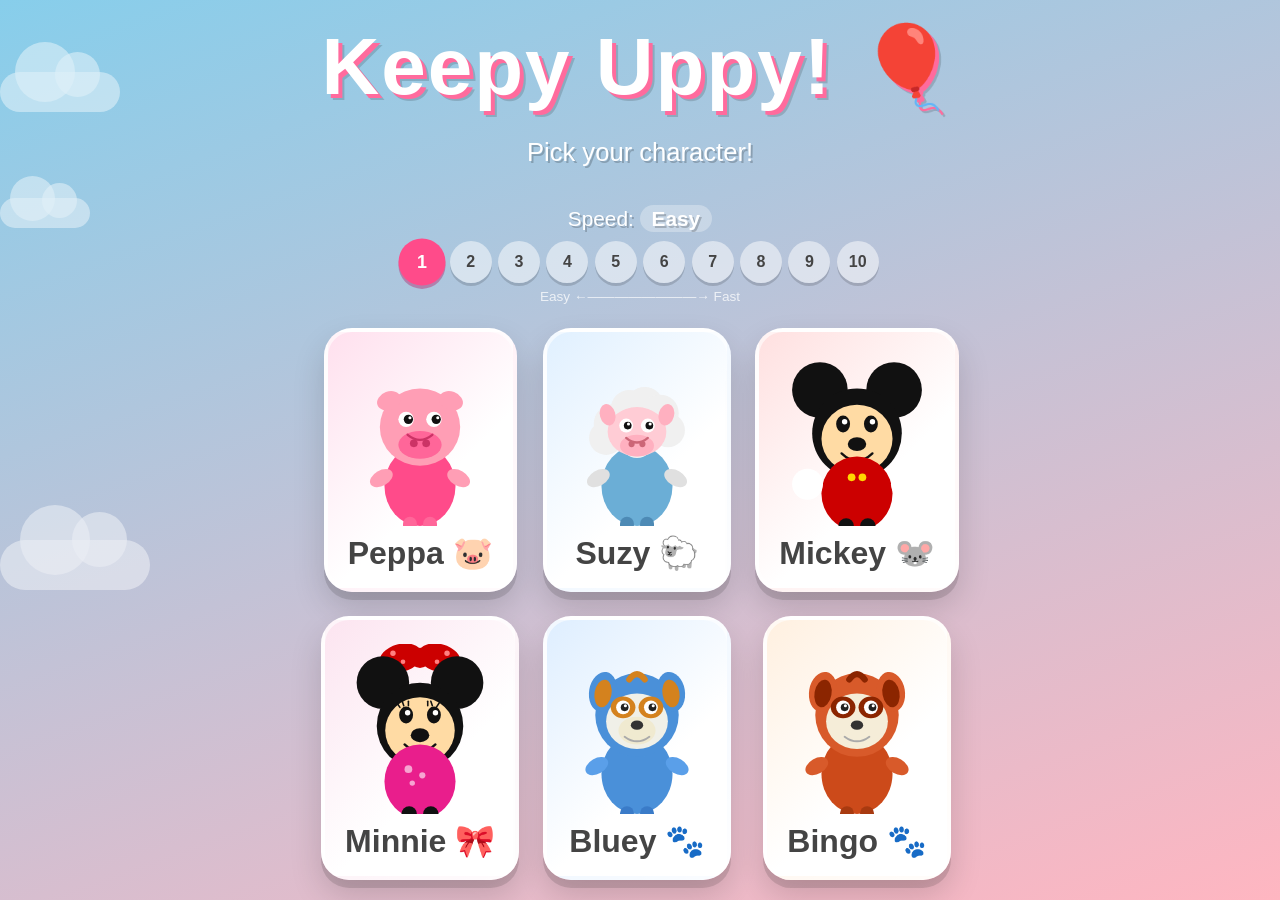
<file: index.html>
<!DOCTYPE html>
<html lang="en">
<head>
  <meta charset="UTF-8">
  <meta name="viewport" content="width=device-width, initial-scale=1.0">
  <title>Keepy Uppy!</title>
  <link rel="stylesheet" href="style.css">
  <style>
    .cloud { opacity: 0.7; }
    .c1 { width:120px;height:40px; top:8%;  animation-duration:28s; animation-delay:-4s;  }
    .c1::before { width:60px;height:60px; top:-30px; left:15px; }
    .c1::after  { width:45px;height:45px; top:-20px; left:55px; }
    .c2 { width:90px; height:30px; top:22%; animation-duration:38s; animation-delay:-14s; }
    .c2::before { width:45px;height:45px; top:-22px; left:10px; }
    .c2::after  { width:35px;height:35px; top:-15px; left:42px; }
    .c3 { width:150px;height:50px;top:60%; animation-duration:22s; animation-delay:-7s;  }
    .c3::before { width:70px;height:70px; top:-35px; left:20px; }
    .c3::after  { width:55px;height:55px; top:-28px; left:72px; }

    .characters {
      display: grid;
      grid-template-columns: repeat(3, auto);
      gap: clamp(0.6rem, 2vw, 1.5rem);
      justify-content: center;
      margin-bottom: 0;
    }

    .character-card:nth-child(1) .card-inner { background: linear-gradient(135deg, #ffe0ee 0%, #fff 60%); }
    .character-card:nth-child(2) .card-inner { background: linear-gradient(135deg, #e0f0ff 0%, #fff 60%); }
    .character-card:nth-child(3) .card-inner { background: linear-gradient(135deg, #ffe0e0 0%, #fff 60%); }
    .character-card:nth-child(4) .card-inner { background: linear-gradient(135deg, #fce4f0 0%, #fff 60%); }
    .character-card:nth-child(5) .card-inner { background: linear-gradient(135deg, #deeeff 0%, #fff 60%); }
    .character-card:nth-child(6) .card-inner { background: linear-gradient(135deg, #fff0e0 0%, #fff 60%); }

    /* Level picker */
    .level-picker {
      margin-bottom: 1.5rem;
      text-align: center;
    }
    .level-label {
      font-size: clamp(1rem, 2.5vw, 1.3rem);
      color: #fff;
      text-shadow: 2px 2px 0 rgba(0,0,0,0.2);
      margin-bottom: 0.6rem;
    }
    .level-label span {
      font-weight: bold;
      background: rgba(255,255,255,0.3);
      border-radius: 20px;
      padding: 2px 12px;
    }
    .level-buttons {
      display: flex;
      gap: 0.4rem;
      justify-content: center;
      flex-wrap: wrap;
    }
    .level-btn {
      width: 42px;
      height: 42px;
      border: none;
      border-radius: 50%;
      font-family: 'Comic Sans MS', cursive, sans-serif;
      font-size: 1rem;
      font-weight: bold;
      cursor: pointer;
      background: rgba(255,255,255,0.5);
      color: #444;
      box-shadow: 0 3px 0 rgba(0,0,0,0.15);
      transition: transform 0.12s, background 0.15s;
    }
    .level-btn:hover { transform: scale(1.18); }
    .level-btn.active {
      background: #FF4B8A;
      color: #fff;
      box-shadow: 0 3px 0 rgba(180,0,80,0.35);
      transform: scale(1.12);
    }
    .level-hint {
      font-size: 0.85rem;
      color: rgba(255,255,255,0.75);
      margin-top: 0.4rem;
    }
  </style>
</head>
<body>

  <div class="clouds">
    <div class="cloud c1"></div>
    <div class="cloud c2"></div>
    <div class="cloud c3"></div>
  </div>

  <div class="content">
    <h1>Keepy Uppy! 🎈</h1>
    <p class="subtitle">Pick your character!</p>

    <!-- Level picker -->
    <div class="level-picker">
      <p class="level-label">Speed: <span id="level-name">Easy</span></p>
      <div class="level-buttons">
        <button class="level-btn active" data-level="1">1</button>
        <button class="level-btn" data-level="2">2</button>
        <button class="level-btn" data-level="3">3</button>
        <button class="level-btn" data-level="4">4</button>
        <button class="level-btn" data-level="5">5</button>
        <button class="level-btn" data-level="6">6</button>
        <button class="level-btn" data-level="7">7</button>
        <button class="level-btn" data-level="8">8</button>
        <button class="level-btn" data-level="9">9</button>
        <button class="level-btn" data-level="10">10</button>
      </div>
      <p class="level-hint">Easy ←————————→ Fast</p>
    </div>

    <div class="characters">

      <!-- Peppa -->
      <a class="character-card" data-character="peppa" href="game.html?character=peppa&level=1" aria-label="Play as Peppa">
        <div class="card-inner">
          <svg width="140" height="170" viewBox="0 0 180 220" xmlns="http://www.w3.org/2000/svg">
            <ellipse cx="90" cy="168" rx="46" ry="52" fill="#FF4B8A"/>
            <ellipse cx="40" cy="158" rx="16" ry="10" fill="#FF9EB5" transform="rotate(-30 40 158)"/>
            <ellipse cx="140" cy="158" rx="16" ry="10" fill="#FF9EB5" transform="rotate(30 140 158)"/>
            <rect x="68" y="208" width="18" height="26" rx="9" fill="#FF6699"/>
            <rect x="94" y="208" width="18" height="26" rx="9" fill="#FF6699"/>
            <ellipse cx="77" cy="232" rx="13" ry="8" fill="#222"/>
            <ellipse cx="103" cy="232" rx="13" ry="8" fill="#222"/>
            <ellipse cx="90" cy="92" rx="52" ry="50" fill="#FF9EB5"/>
            <ellipse cx="90" cy="115" rx="28" ry="18" fill="#FF6699"/>
            <circle cx="82" cy="113" r="5" fill="#CC3366"/>
            <circle cx="98" cy="113" r="5" fill="#CC3366"/>
            <circle cx="72" cy="82" r="10" fill="#fff"/>
            <circle cx="108" cy="82" r="10" fill="#fff"/>
            <circle cx="75" cy="82" r="6" fill="#111"/>
            <circle cx="111" cy="82" r="6" fill="#111"/>
            <circle cx="77" cy="80" r="2" fill="#fff"/>
            <circle cx="113" cy="80" r="2" fill="#fff"/>
            <ellipse cx="50" cy="58" rx="16" ry="12" fill="#FF9EB5" transform="rotate(-20 50 58)"/>
            <ellipse cx="130" cy="58" rx="16" ry="12" fill="#FF9EB5" transform="rotate(20 130 58)"/>
            <path d="M74 102 Q90 115 106 102" stroke="#CC3366" stroke-width="3" fill="none" stroke-linecap="round"/>
          </svg>
          <span class="card-name">Peppa 🐷</span>
        </div>
      </a>

      <!-- Suzy Sheep -->
      <a class="character-card" data-character="suzy" href="game.html?character=suzy&level=1" aria-label="Play as Suzy Sheep">
        <div class="card-inner">
          <svg width="140" height="170" viewBox="0 0 180 220" xmlns="http://www.w3.org/2000/svg">
            <ellipse cx="90" cy="168" rx="46" ry="52" fill="#6BAED6"/>
            <ellipse cx="40" cy="158" rx="16" ry="10" fill="#e0e0e0" transform="rotate(-30 40 158)"/>
            <ellipse cx="140" cy="158" rx="16" ry="10" fill="#e0e0e0" transform="rotate(30 140 158)"/>
            <rect x="68" y="208" width="18" height="26" rx="9" fill="#4d8ab5"/>
            <rect x="94" y="208" width="18" height="26" rx="9" fill="#4d8ab5"/>
            <ellipse cx="77" cy="232" rx="13" ry="8" fill="#222"/>
            <ellipse cx="103" cy="232" rx="13" ry="8" fill="#222"/>
            <circle cx="60" cy="88" r="26" fill="#f0f0f0"/>
            <circle cx="80" cy="68" r="24" fill="#f0f0f0"/>
            <circle cx="100" cy="64" r="24" fill="#f0f0f0"/>
            <circle cx="120" cy="74" r="24" fill="#f0f0f0"/>
            <circle cx="130" cy="96" r="22" fill="#f0f0f0"/>
            <circle cx="50" cy="106" r="22" fill="#f0f0f0"/>
            <circle cx="90" cy="110" r="22" fill="#f0f0f0"/>
            <ellipse cx="90" cy="98" rx="38" ry="32" fill="#FFCCD5"/>
            <ellipse cx="90" cy="116" rx="22" ry="14" fill="#FFB0C0"/>
            <circle cx="83" cy="114" r="4" fill="#CC6677"/>
            <circle cx="97" cy="114" r="4" fill="#CC6677"/>
            <circle cx="76" cy="90" r="9" fill="#fff"/>
            <circle cx="104" cy="90" r="9" fill="#fff"/>
            <circle cx="78" cy="90" r="5" fill="#111"/>
            <circle cx="106" cy="90" r="5" fill="#111"/>
            <circle cx="79" cy="88" r="2" fill="#fff"/>
            <circle cx="107" cy="88" r="2" fill="#fff"/>
            <ellipse cx="52" cy="76" rx="10" ry="14" fill="#FFB0C0" transform="rotate(-15 52 76)"/>
            <ellipse cx="128" cy="76" rx="10" ry="14" fill="#FFB0C0" transform="rotate(15 128 76)"/>
            <path d="M76 106 Q90 118 104 106" stroke="#CC6677" stroke-width="3" fill="none" stroke-linecap="round"/>
          </svg>
          <span class="card-name">Suzy 🐑</span>
        </div>
      </a>

      <!-- Mickey Mouse -->
      <a class="character-card" data-character="mickey" href="game.html?character=mickey&level=1" aria-label="Play as Mickey Mouse">
        <div class="card-inner">
          <svg width="140" height="170" viewBox="0 0 180 220" xmlns="http://www.w3.org/2000/svg">
            <circle cx="42" cy="44" r="36" fill="#111"/>
            <circle cx="138" cy="44" r="36" fill="#111"/>
            <circle cx="90" cy="100" r="58" fill="#111"/>
            <ellipse cx="90" cy="107" rx="46" ry="44" fill="#FFDBA4"/>
            <ellipse cx="72" cy="88" rx="9" ry="11" fill="#111"/>
            <ellipse cx="108" cy="88" rx="9" ry="11" fill="#111"/>
            <circle cx="74" cy="85" r="3.5" fill="#fff"/>
            <circle cx="110" cy="85" r="3.5" fill="#fff"/>
            <ellipse cx="90" cy="114" rx="12" ry="9" fill="#111"/>
            <path d="M70 126 Q90 145 110 126" stroke="#111" stroke-width="3" fill="none" stroke-linecap="round"/>
            <ellipse cx="90" cy="178" rx="46" ry="48" fill="#CC0000"/>
            <circle cx="83" cy="157" r="5" fill="#FFD700"/>
            <circle cx="97" cy="157" r="5" fill="#FFD700"/>
            <circle cx="26" cy="166" r="20" fill="#fff"/>
            <circle cx="154" cy="166" r="20" fill="#fff"/>
            <rect x="66" y="210" width="20" height="28" rx="10" fill="#111"/>
            <rect x="94" y="210" width="20" height="28" rx="10" fill="#111"/>
            <ellipse cx="76" cy="234" rx="18" ry="11" fill="#FFD700"/>
            <ellipse cx="104" cy="234" rx="18" ry="11" fill="#FFD700"/>
          </svg>
          <span class="card-name">Mickey 🐭</span>
        </div>
      </a>

      <!-- Minnie Mouse -->
      <a class="character-card" data-character="minnie" href="game.html?character=minnie&level=1" aria-label="Play as Minnie Mouse">
        <div class="card-inner">
          <svg width="140" height="170" viewBox="0 0 180 220" xmlns="http://www.w3.org/2000/svg">
            <ellipse cx="65" cy="18" rx="28" ry="18" fill="#CC0000" transform="rotate(-15 65 18)"/>
            <ellipse cx="115" cy="18" rx="28" ry="18" fill="#CC0000" transform="rotate(15 115 18)"/>
            <circle cx="90" cy="18" r="13" fill="#CC0000"/>
            <circle cx="55" cy="12" r="3.5" fill="#FF8080"/>
            <circle cx="68" cy="23" r="3" fill="#FF8080"/>
            <circle cx="125" cy="12" r="3.5" fill="#FF8080"/>
            <circle cx="112" cy="23" r="3" fill="#FF8080"/>
            <circle cx="42" cy="50" r="34" fill="#111"/>
            <circle cx="138" cy="50" r="34" fill="#111"/>
            <circle cx="90" cy="106" r="56" fill="#111"/>
            <ellipse cx="90" cy="112" rx="45" ry="43" fill="#FFDBA4"/>
            <ellipse cx="72" cy="92" rx="9" ry="11" fill="#111"/>
            <ellipse cx="108" cy="92" rx="9" ry="11" fill="#111"/>
            <circle cx="74" cy="89" r="3.5" fill="#fff"/>
            <circle cx="110" cy="89" r="3.5" fill="#fff"/>
            <line x1="64" y1="82" x2="60" y2="76" stroke="#111" stroke-width="2" stroke-linecap="round"/>
            <line x1="69" y1="80" x2="67" y2="74" stroke="#111" stroke-width="2" stroke-linecap="round"/>
            <line x1="75" y1="80" x2="75" y2="74" stroke="#111" stroke-width="2" stroke-linecap="round"/>
            <line x1="100" y1="80" x2="100" y2="74" stroke="#111" stroke-width="2" stroke-linecap="round"/>
            <line x1="106" y1="80" x2="104" y2="74" stroke="#111" stroke-width="2" stroke-linecap="round"/>
            <line x1="111" y1="82" x2="115" y2="76" stroke="#111" stroke-width="2" stroke-linecap="round"/>
            <ellipse cx="90" cy="118" rx="12" ry="9" fill="#111"/>
            <path d="M70 130 Q90 149 110 130" stroke="#111" stroke-width="3" fill="none" stroke-linecap="round"/>
            <ellipse cx="90" cy="178" rx="46" ry="48" fill="#E91E8C"/>
            <circle cx="75" cy="162" r="5" fill="#fff" opacity="0.6"/>
            <circle cx="93" cy="170" r="4" fill="#fff" opacity="0.6"/>
            <circle cx="80" cy="180" r="3.5" fill="#fff" opacity="0.6"/>
            <rect x="66" y="210" width="20" height="28" rx="10" fill="#111"/>
            <rect x="94" y="210" width="20" height="28" rx="10" fill="#111"/>
            <ellipse cx="76" cy="234" rx="18" ry="11" fill="#111"/>
            <ellipse cx="104" cy="234" rx="18" ry="11" fill="#111"/>
          </svg>
          <span class="card-name">Minnie 🎀</span>
        </div>
      </a>

      <!-- Bluey -->
      <a class="character-card" data-character="bluey" href="game.html?character=bluey&level=1" aria-label="Play as Bluey">
        <div class="card-inner">
          <svg width="140" height="170" viewBox="0 0 180 220" xmlns="http://www.w3.org/2000/svg">
            <ellipse cx="90" cy="168" rx="46" ry="52" fill="#4A90D9"/>
            <ellipse cx="38" cy="158" rx="16" ry="10" fill="#5A9FE9" transform="rotate(-30 38 158)"/>
            <ellipse cx="142" cy="158" rx="16" ry="10" fill="#5A9FE9" transform="rotate(30 142 158)"/>
            <rect x="68" y="210" width="18" height="26" rx="9" fill="#3A7BC8"/>
            <rect x="94" y="210" width="18" height="26" rx="9" fill="#3A7BC8"/>
            <ellipse cx="77" cy="234" rx="14" ry="9" fill="#F5DEB3"/>
            <ellipse cx="103" cy="234" rx="14" ry="9" fill="#F5DEB3"/>
            <circle cx="90" cy="92" r="54" fill="#4A90D9"/>
            <ellipse cx="90" cy="100" rx="40" ry="36" fill="#F0F0E8"/>
            <ellipse cx="46" cy="62" rx="18" ry="26" fill="#4A90D9" transform="rotate(10 46 62)"/>
            <ellipse cx="134" cy="62" rx="18" ry="26" fill="#4A90D9" transform="rotate(-10 134 62)"/>
            <ellipse cx="46" cy="64" rx="11" ry="18" fill="#D4821E" transform="rotate(10 46 64)"/>
            <ellipse cx="134" cy="64" rx="11" ry="18" fill="#D4821E" transform="rotate(-10 134 64)"/>
            <ellipse cx="72" cy="82" rx="16" ry="14" fill="#D4821E"/>
            <ellipse cx="108" cy="82" rx="16" ry="14" fill="#D4821E"/>
            <circle cx="72" cy="82" r="9" fill="#fff"/>
            <circle cx="108" cy="82" r="9" fill="#fff"/>
            <circle cx="74" cy="82" r="5" fill="#222"/>
            <circle cx="110" cy="82" r="5" fill="#222"/>
            <circle cx="75" cy="80" r="2" fill="#fff"/>
            <circle cx="111" cy="80" r="2" fill="#fff"/>
            <ellipse cx="90" cy="112" rx="24" ry="18" fill="#F0EAD0"/>
            <ellipse cx="90" cy="105" rx="8" ry="6" fill="#333"/>
            <path d="M74 120 Q90 132 106 120" stroke="#aaa" stroke-width="2.5" fill="none" stroke-linecap="round"/>
            <path d="M80 46 Q90 32 100 46" stroke="#D4821E" stroke-width="8" fill="none" stroke-linecap="round"/>
          </svg>
          <span class="card-name">Bluey 🐾</span>
        </div>
      </a>

      <!-- Bingo -->
      <a class="character-card" data-character="bingo" href="game.html?character=bingo&level=1" aria-label="Play as Bingo">
        <div class="card-inner">
          <svg width="140" height="170" viewBox="0 0 180 220" xmlns="http://www.w3.org/2000/svg">
            <ellipse cx="90" cy="168" rx="46" ry="52" fill="#CC4A1A"/>
            <ellipse cx="38" cy="158" rx="16" ry="10" fill="#D85A2A" transform="rotate(-30 38 158)"/>
            <ellipse cx="142" cy="158" rx="16" ry="10" fill="#D85A2A" transform="rotate(30 142 158)"/>
            <rect x="68" y="210" width="18" height="26" rx="9" fill="#A83A10"/>
            <rect x="94" y="210" width="18" height="26" rx="9" fill="#A83A10"/>
            <ellipse cx="77" cy="234" rx="14" ry="9" fill="#F5DEB3"/>
            <ellipse cx="103" cy="234" rx="14" ry="9" fill="#F5DEB3"/>
            <circle cx="90" cy="92" r="54" fill="#D85A2A"/>
            <ellipse cx="90" cy="100" rx="40" ry="36" fill="#F5EDD8"/>
            <ellipse cx="46" cy="62" rx="18" ry="26" fill="#D85A2A" transform="rotate(10 46 62)"/>
            <ellipse cx="134" cy="62" rx="18" ry="26" fill="#D85A2A" transform="rotate(-10 134 62)"/>
            <ellipse cx="46" cy="64" rx="11" ry="18" fill="#8B2500" transform="rotate(10 46 64)"/>
            <ellipse cx="134" cy="64" rx="11" ry="18" fill="#8B2500" transform="rotate(-10 134 64)"/>
            <ellipse cx="72" cy="82" rx="16" ry="14" fill="#8B2500"/>
            <ellipse cx="108" cy="82" rx="16" ry="14" fill="#8B2500"/>
            <circle cx="72" cy="82" r="9" fill="#fff"/>
            <circle cx="108" cy="82" r="9" fill="#fff"/>
            <circle cx="74" cy="82" r="5" fill="#222"/>
            <circle cx="110" cy="82" r="5" fill="#222"/>
            <circle cx="75" cy="80" r="2" fill="#fff"/>
            <circle cx="111" cy="80" r="2" fill="#fff"/>
            <ellipse cx="90" cy="112" rx="24" ry="18" fill="#F5EDD8"/>
            <ellipse cx="90" cy="105" rx="8" ry="6" fill="#333"/>
            <path d="M74 120 Q90 132 106 120" stroke="#aaa" stroke-width="2.5" fill="none" stroke-linecap="round"/>
            <path d="M80 46 Q90 32 100 46" stroke="#8B2500" stroke-width="8" fill="none" stroke-linecap="round"/>
          </svg>
          <span class="card-name">Bingo 🐾</span>
        </div>
      </a>

    </div>
  </div>

  <script>
    const levelNames = ['Easy','','','','Medium','','','','','Fast'];
    let selectedLevel = 1;

    function updateLinks() {
      document.querySelectorAll('.character-card[data-character]').forEach(a => {
        a.href = `game.html?character=${a.dataset.character}&level=${selectedLevel}`;
      });
    }

    function setLevel(lvl) {
      selectedLevel = lvl;
      document.querySelectorAll('.level-btn').forEach(b => {
        b.classList.toggle('active', parseInt(b.dataset.level) === lvl);
      });
      document.getElementById('level-name').textContent = levelNames[lvl - 1] || lvl;
      updateLinks();
    }

    document.querySelectorAll('.level-btn').forEach(b => {
      b.addEventListener('click', () => setLevel(parseInt(b.dataset.level)));
    });

    updateLinks();
  </script>

</body>
</html>
</file>
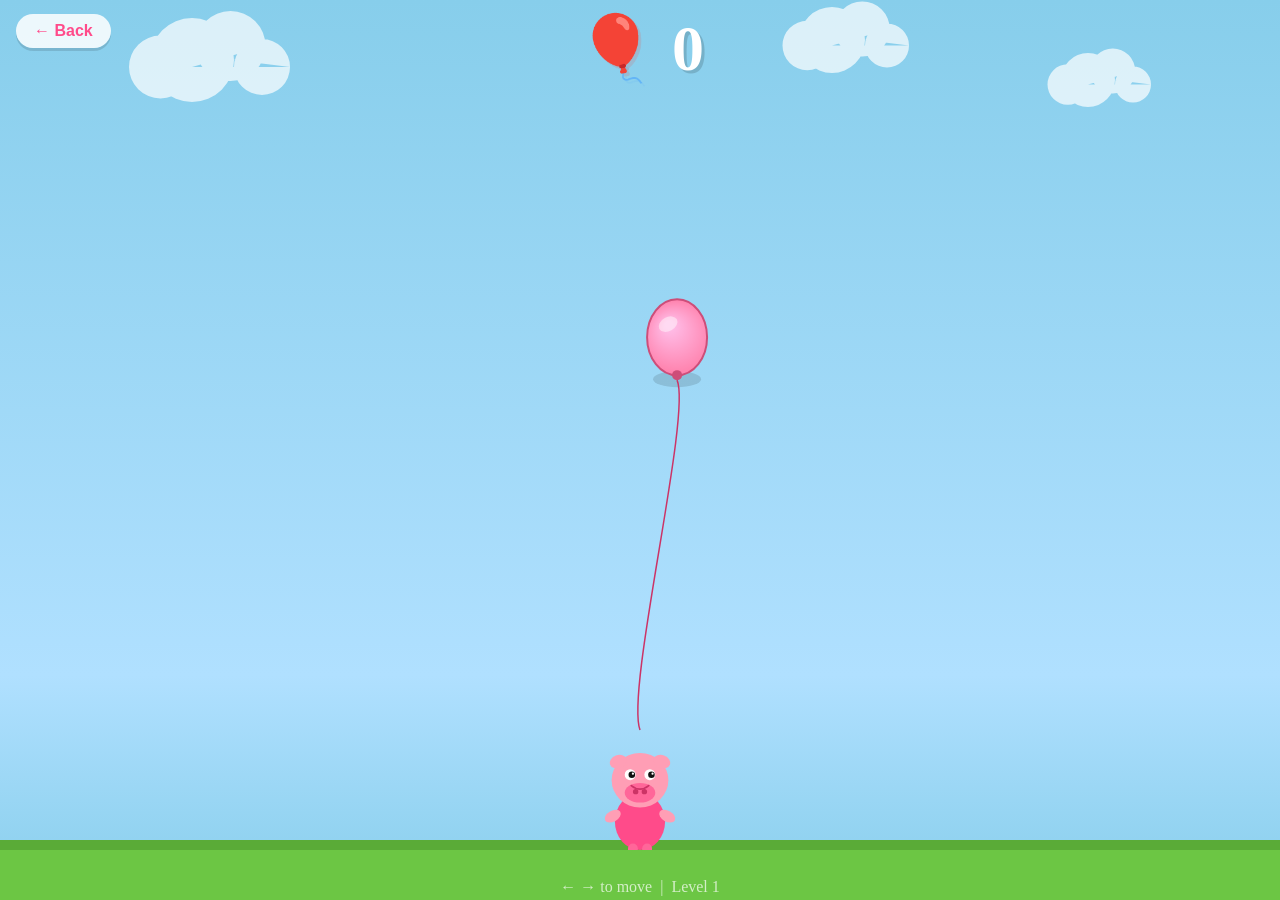
<file: game.html>
<!DOCTYPE html>
<html lang="en">
<head>
  <meta charset="UTF-8">
  <meta name="viewport" content="width=device-width, initial-scale=1.0">
  <title>Keepy Uppy!</title>
  <style>
    * { box-sizing: border-box; margin: 0; padding: 0; }
    body { overflow: hidden; background: #87CEEB; }
    #game-canvas { display: block; cursor: default; }
    #back-btn {
      position: fixed;
      top: 14px;
      left: 16px;
      background: rgba(255,255,255,0.85);
      border: none;
      border-radius: 50px;
      padding: 8px 18px;
      font-family: 'Comic Sans MS', cursive, sans-serif;
      font-size: 1rem;
      font-weight: bold;
      color: #FF4B8A;
      cursor: pointer;
      box-shadow: 0 3px 0 rgba(0,0,0,0.12);
      z-index: 10;
      transition: transform 0.15s;
    }
    #back-btn:hover { transform: scale(1.08); }
  </style>
</head>
<body>
  <button id="back-btn" onclick="window.location.href='index.html'">← Back</button>
  <canvas id="game-canvas"></canvas>
  <script src="game.js"></script>
</body>
</html>
</file>
<file: style.css>
* {
  box-sizing: border-box;
  margin: 0;
  padding: 0;
}

body {
  font-family: 'Comic Sans MS', 'Chalkboard SE', cursive, sans-serif;
  background: linear-gradient(160deg, #87CEEB 0%, #FFB6C1 100%);
  min-height: 100vh;
  display: flex;
  flex-direction: column;
  align-items: center;
  justify-content: center;
  overflow: hidden;
  user-select: none;
}

h1 {
  font-size: clamp(2.5rem, 8vw, 5rem);
  color: #fff;
  text-shadow: 4px 4px 0 #ff6b9d, 6px 6px 0 rgba(0,0,0,0.15);
  margin-bottom: 0.3em;
  letter-spacing: 2px;
}

.subtitle {
  font-size: clamp(1rem, 3vw, 1.6rem);
  color: #fff;
  text-shadow: 2px 2px 0 rgba(0,0,0,0.2);
  margin-bottom: 2.5rem;
}

.characters {
  display: flex;
  gap: clamp(1rem, 4vw, 3rem);
  flex-wrap: wrap;
  justify-content: center;
}

.character-card {
  display: flex;
  flex-direction: column;
  align-items: center;
  gap: 0.8rem;
  cursor: pointer;
  transition: transform 0.18s cubic-bezier(0.34, 1.56, 0.64, 1);
  text-decoration: none;
}

.character-card:hover,
.character-card:focus {
  transform: scale(1.15) rotate(-2deg);
  outline: none;
}

.character-card:active {
  transform: scale(1.05);
}

.card-inner {
  background: #fff;
  border-radius: 28px;
  padding: 24px 20px 16px;
  box-shadow: 0 8px 0 rgba(0,0,0,0.12), 0 16px 32px rgba(0,0,0,0.15);
  display: flex;
  flex-direction: column;
  align-items: center;
  gap: 0.5rem;
  border: 4px solid rgba(255,255,255,0.6);
}

.card-name {
  font-size: clamp(1.3rem, 4vw, 2rem);
  font-weight: bold;
  color: #444;
  text-align: center;
}

.clouds {
  position: fixed;
  top: 0;
  left: 0;
  width: 100%;
  height: 100%;
  pointer-events: none;
  z-index: 0;
}

.cloud {
  position: absolute;
  background: rgba(255,255,255,0.6);
  border-radius: 50px;
  animation: drift linear infinite;
}

.cloud::before,
.cloud::after {
  content: '';
  position: absolute;
  background: inherit;
  border-radius: 50%;
}

@keyframes drift {
  from { transform: translateX(-200px); }
  to   { transform: translateX(calc(100vw + 200px)); }
}

.content {
  position: relative;
  z-index: 1;
  display: flex;
  flex-direction: column;
  align-items: center;
}

#game-canvas {
  display: block;
  background: #87CEEB;
}
</file>
